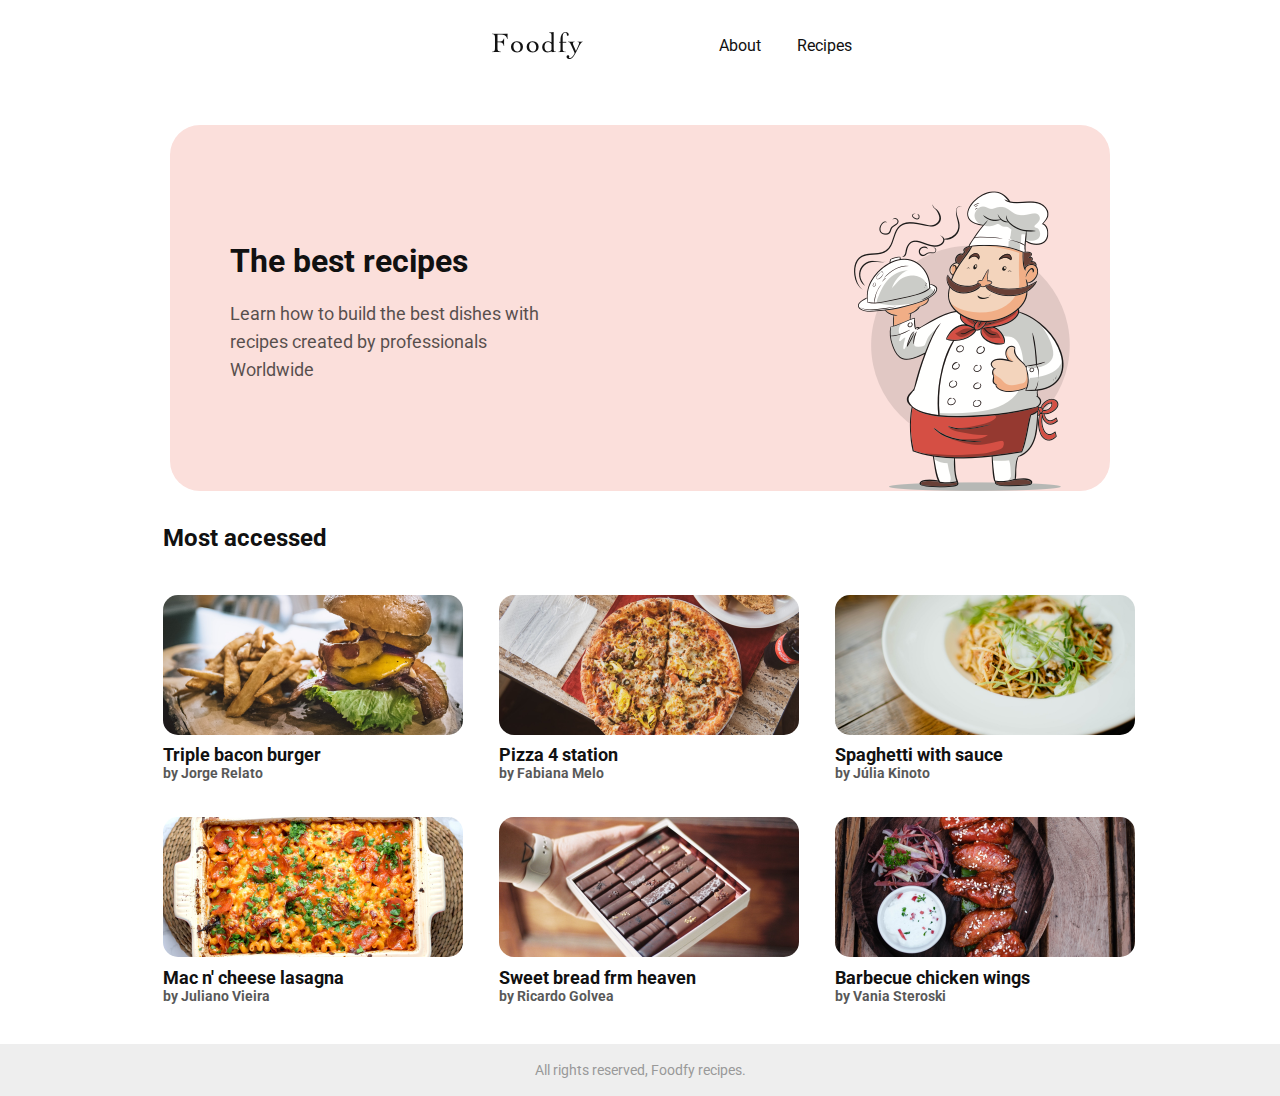
<file: index.html>
<!DOCTYPE html>
<html lang="en">
<head>
    <meta charset="UTF-8">
    <meta name="viewport" content="width=device-width, initial-scale=1.0">
    <link rel="stylesheet" href="css/styles.css">
    <title>Home</title>
</head>
<body> <!-- Camada 1 -->

    <header> <!-- Camada 2 --> <!--Início do cabeçalho-->
        <div id="wrapper"> <!-- Camada 3 -->
            <img src="assets/logo.png" alt="Logo Foodfy">
        </div>

        <div class=links> 
            <a href="about.html">About</a>
            <a href="/">Recipes</a>
        </div>
    </header> <!-- Fim do cabeçalho -->
    
<main>
    <section>
        <div class="intro">
        <h1>The best recipes</h1>
        <p>Learn how to build the best dishes
            with recipes created by professionals
            Worldwide
        </p>
        <img src="assets/chef.png" alt="Imagem chef">
        </div>
    </section>

    <section class="content">
        <h2>Most accessed</h2>
        <div class="cards">
            <div class="card">
                <img src="/assets/burger.png" alt="Burger">
                <h3>Triple bacon burger</h3>
                <h4>by Jorge Relato</h4>
            </div>

            <div class="card">
                <img src="/assets/pizza.png" alt="Pizza">
                <h3>Pizza 4 station</h3>
                <h4>by Fabiana Melo</h4>
            </div>

            <div class="card">
                <img src="/assets/espaguete.png" alt="Burger">
                <h3>Spaghetti with sauce</h3>
                <h4>by Júlia Kinoto</h4>
            </div>

            <div class="card">
                <img src="/assets/lasanha.png" alt="Burger">
                <h3>Mac n' cheese lasagna</h3>
                <h4>by Juliano Vieira</h4>
            </div>

            <div class="card">
                <img src="/assets/doce.png" alt="Burger">
                <h3>Sweet bread frm heaven</h3>
                <h4>by Ricardo Golvea</h4>
            </div>

            <div class="card">
                <img src="/assets/asinhas.png" alt="Burger">
                <h3>Barbecue chicken wings</h3>
                <h4>by Vania Steroski</h4>
            </div>
        </div>
    </section>
</main>

<footer> <!-- Início do rodapé -->
    <div>
        <p>All rights reserved, Foodfy recipes.</p>
    </div>
</footer> <!-- Fim do rodapé -->

</body>
</html>
</file>
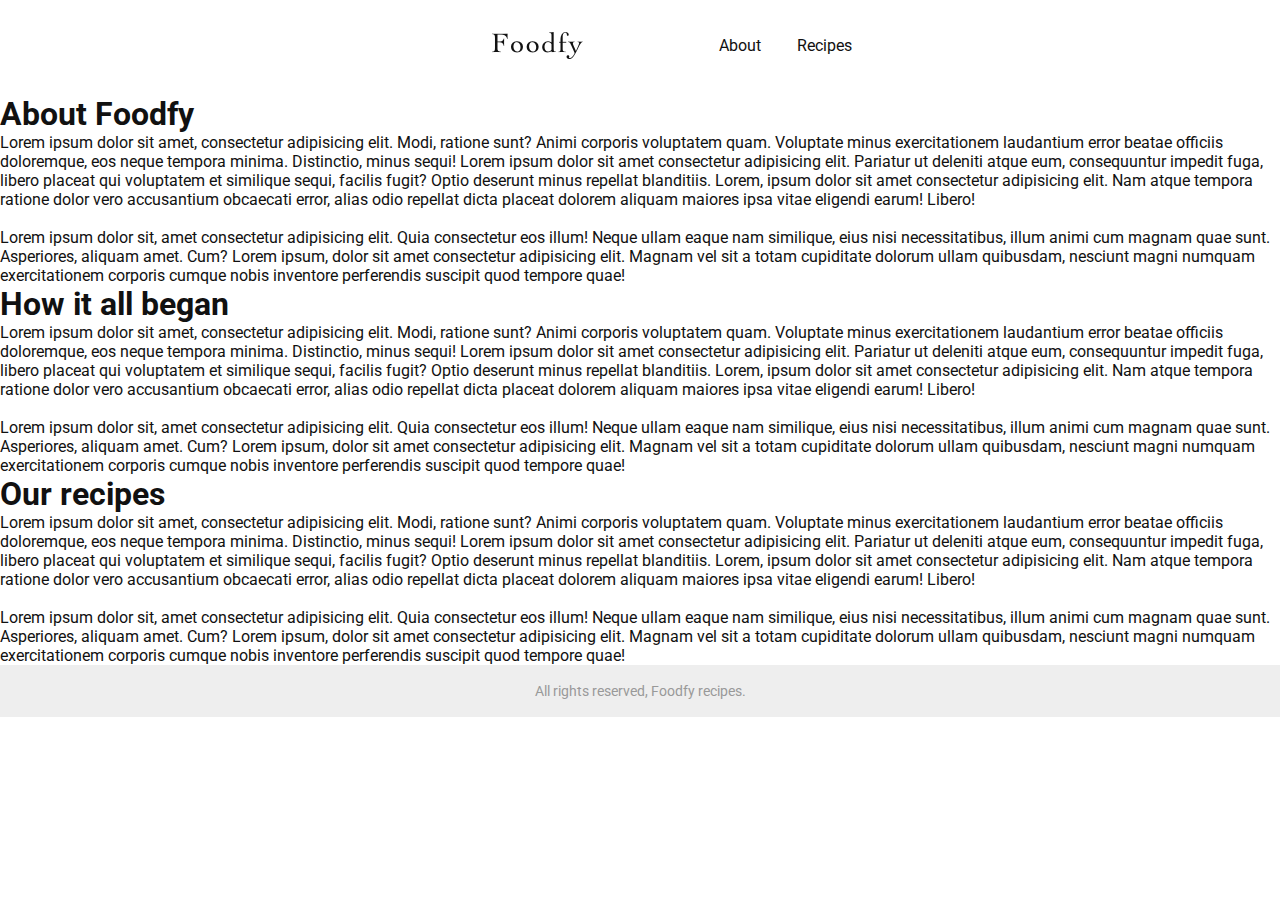
<file: about.html>
<!DOCTYPE html>
<html lang="en">
<head>
    <meta charset="UTF-8">
    <meta name="viewport" content="width=device-width, initial-scale=1.0">
    <link rel="stylesheet" href="css/styles.css">
    <title>About</title>
</head>
<body> <!-- Camada 1 -->
    
    <header> <!-- Camada 2 --> <!--Início do cabeçalho-->
        <div id="wrapper"> <!-- Camada 3 -->
            <img src="assets/logo.png" alt="Logo Foodfy">
        </div>

        <div class=links> 
            <a href="about.html">About</a>
            <a href="/">Recipes</a>
        </div>
    </header> <!--Fim do cabeçalho-->
    
    <section class="about">
        <div class="aboutContent">
            <h1>About Foodfy</h1>
            <p>Lorem ipsum dolor sit amet, consectetur adipisicing elit. Modi, ratione sunt? Animi corporis voluptatem quam. Voluptate minus exercitationem laudantium error beatae officiis doloremque, eos neque tempora minima. Distinctio, minus sequi! Lorem ipsum dolor sit amet consectetur adipisicing elit. Pariatur ut deleniti atque eum, consequuntur impedit fuga, libero placeat qui voluptatem et similique sequi, facilis fugit? Optio deserunt minus repellat blanditiis. Lorem, ipsum dolor sit amet consectetur adipisicing elit. Nam atque tempora ratione dolor vero accusantium obcaecati error, alias odio repellat dicta placeat dolorem aliquam maiores ipsa vitae eligendi earum! Libero! <br><br> Lorem ipsum dolor sit, amet consectetur adipisicing elit. Quia consectetur eos illum! Neque ullam eaque nam similique, eius nisi necessitatibus, illum animi cum magnam quae sunt. Asperiores, aliquam amet. Cum? Lorem ipsum, dolor sit amet consectetur adipisicing elit. Magnam vel sit a totam cupiditate dolorum ullam quibusdam, nesciunt magni numquam exercitationem corporis cumque nobis inventore perferendis suscipit quod tempore quae!</p>

            <h1>How it all began</h1>
            <p>Lorem ipsum dolor sit amet, consectetur adipisicing elit. Modi, ratione sunt? Animi corporis voluptatem quam. Voluptate minus exercitationem laudantium error beatae officiis doloremque, eos neque tempora minima. Distinctio, minus sequi! Lorem ipsum dolor sit amet consectetur adipisicing elit. Pariatur ut deleniti atque eum, consequuntur impedit fuga, libero placeat qui voluptatem et similique sequi, facilis fugit? Optio deserunt minus repellat blanditiis. Lorem, ipsum dolor sit amet consectetur adipisicing elit. Nam atque tempora ratione dolor vero accusantium obcaecati error, alias odio repellat dicta placeat dolorem aliquam maiores ipsa vitae eligendi earum! Libero! <br><br> Lorem ipsum dolor sit, amet consectetur adipisicing elit. Quia consectetur eos illum! Neque ullam eaque nam similique, eius nisi necessitatibus, illum animi cum magnam quae sunt. Asperiores, aliquam amet. Cum? Lorem ipsum, dolor sit amet consectetur adipisicing elit. Magnam vel sit a totam cupiditate dolorum ullam quibusdam, nesciunt magni numquam exercitationem corporis cumque nobis inventore perferendis suscipit quod tempore quae!</p>

            <h1>Our recipes</h1>
            <p>Lorem ipsum dolor sit amet, consectetur adipisicing elit. Modi, ratione sunt? Animi corporis voluptatem quam. Voluptate minus exercitationem laudantium error beatae officiis doloremque, eos neque tempora minima. Distinctio, minus sequi! Lorem ipsum dolor sit amet consectetur adipisicing elit. Pariatur ut deleniti atque eum, consequuntur impedit fuga, libero placeat qui voluptatem et similique sequi, facilis fugit? Optio deserunt minus repellat blanditiis. Lorem, ipsum dolor sit amet consectetur adipisicing elit. Nam atque tempora ratione dolor vero accusantium obcaecati error, alias odio repellat dicta placeat dolorem aliquam maiores ipsa vitae eligendi earum! Libero! <br><br> Lorem ipsum dolor sit, amet consectetur adipisicing elit. Quia consectetur eos illum! Neque ullam eaque nam similique, eius nisi necessitatibus, illum animi cum magnam quae sunt. Asperiores, aliquam amet. Cum? Lorem ipsum, dolor sit amet consectetur adipisicing elit. Magnam vel sit a totam cupiditate dolorum ullam quibusdam, nesciunt magni numquam exercitationem corporis cumque nobis inventore perferendis suscipit quod tempore quae!</p>

        </div>
    </section>

<footer> <!--Início do rodapé-->
    <div>
        <p>All rights reserved, Foodfy recipes.</p>
    </div>
</footer> <!--fim do rodapé-->

</body>
</html>
</file>
<file: css/styles.css>
@import url('https://fonts.googleapis.com/css2?family=Roboto&display=swap');

:root {
    --text-color: #111111;
    --intro-color: #FBDFDB;
}

* {
    margin: 0;
    padding: 0;
    border: 0;
    box-sizing: border-box;
}

body {
    font-family: 'Roboto', sans-serif;
    color: var(--text-color);
}

header {
    padding: 32px;
    display: flex;
    font-size: 16px;
    margin-left: 460PX;
}

.links {
    margin-right: 30px;
    line-height: 28px;
    margin-left: 120px;
}

.links a {
    margin: 0 16px;
    text-decoration: none;
    color: #111111;
}

.links a:hover {
    color: var(--intro-color);
    transition: color 200ms;
}

.wrapper img {
    margin: 66px 100px 0 624px;
}

.intro {
    background-color: var(--intro-color);
    border-radius: 30px;
    width: 940px;
    margin: 30px auto;
    height: 366px;
    padding: 0 60px;
    position: relative;
}

.intro h1 {
    font-family:'Roboto', sans-serif;
    margin-bottom: 316px;
    font-size: 32px;
    width: 305px;
    line-height: 38px;
    color: #111111;
    top: 117px;
    position: absolute;
    left: 60px;
}

.intro p {
    font-size: 18px;
    line-height: 28px;
    color: var(--text-color);
    opacity: 0.7;
    position: absolute;
    width: 316px;
    top: 175px;
    left: 60px;
    font-family: 'Roboto', sans-serif;
}

.intro img {
    margin: 66px 100px 0 624px;
}

main {
    max-width: 955px;
    margin: 0 auto;
}

.content h2 {
    font-size: 24px;
    line-height: 34px;
    color: var(--text-color)
}

.content .cards {
    display: grid;
    grid-template-columns: 1fr 1fr 1fr;
    gap: 36px;
    margin-top: 40px;
    margin-bottom: 40px;
}

.content .cards .card img {
    width: 300px;
    height: 140px;
    border-radius: 15px;
}

.content .cards .card h3 {
    font-size: 18px;
    color: var(--text-color);
    margin-top: 1.8%;
}

.content .cards .card h4 {
    font-size: 14px;
    color: var(--text-color);
    opacity: 0.7;
}

footer {
    background-color: #EEEEEE;
    height: 52px;
    width: 100%;
    padding: 18px;
}

footer p {
    font-family: 'Roboto', sans-serif;
    font-size: 14px;
    color: #999999;;
    text-align: center;
}
</file>
